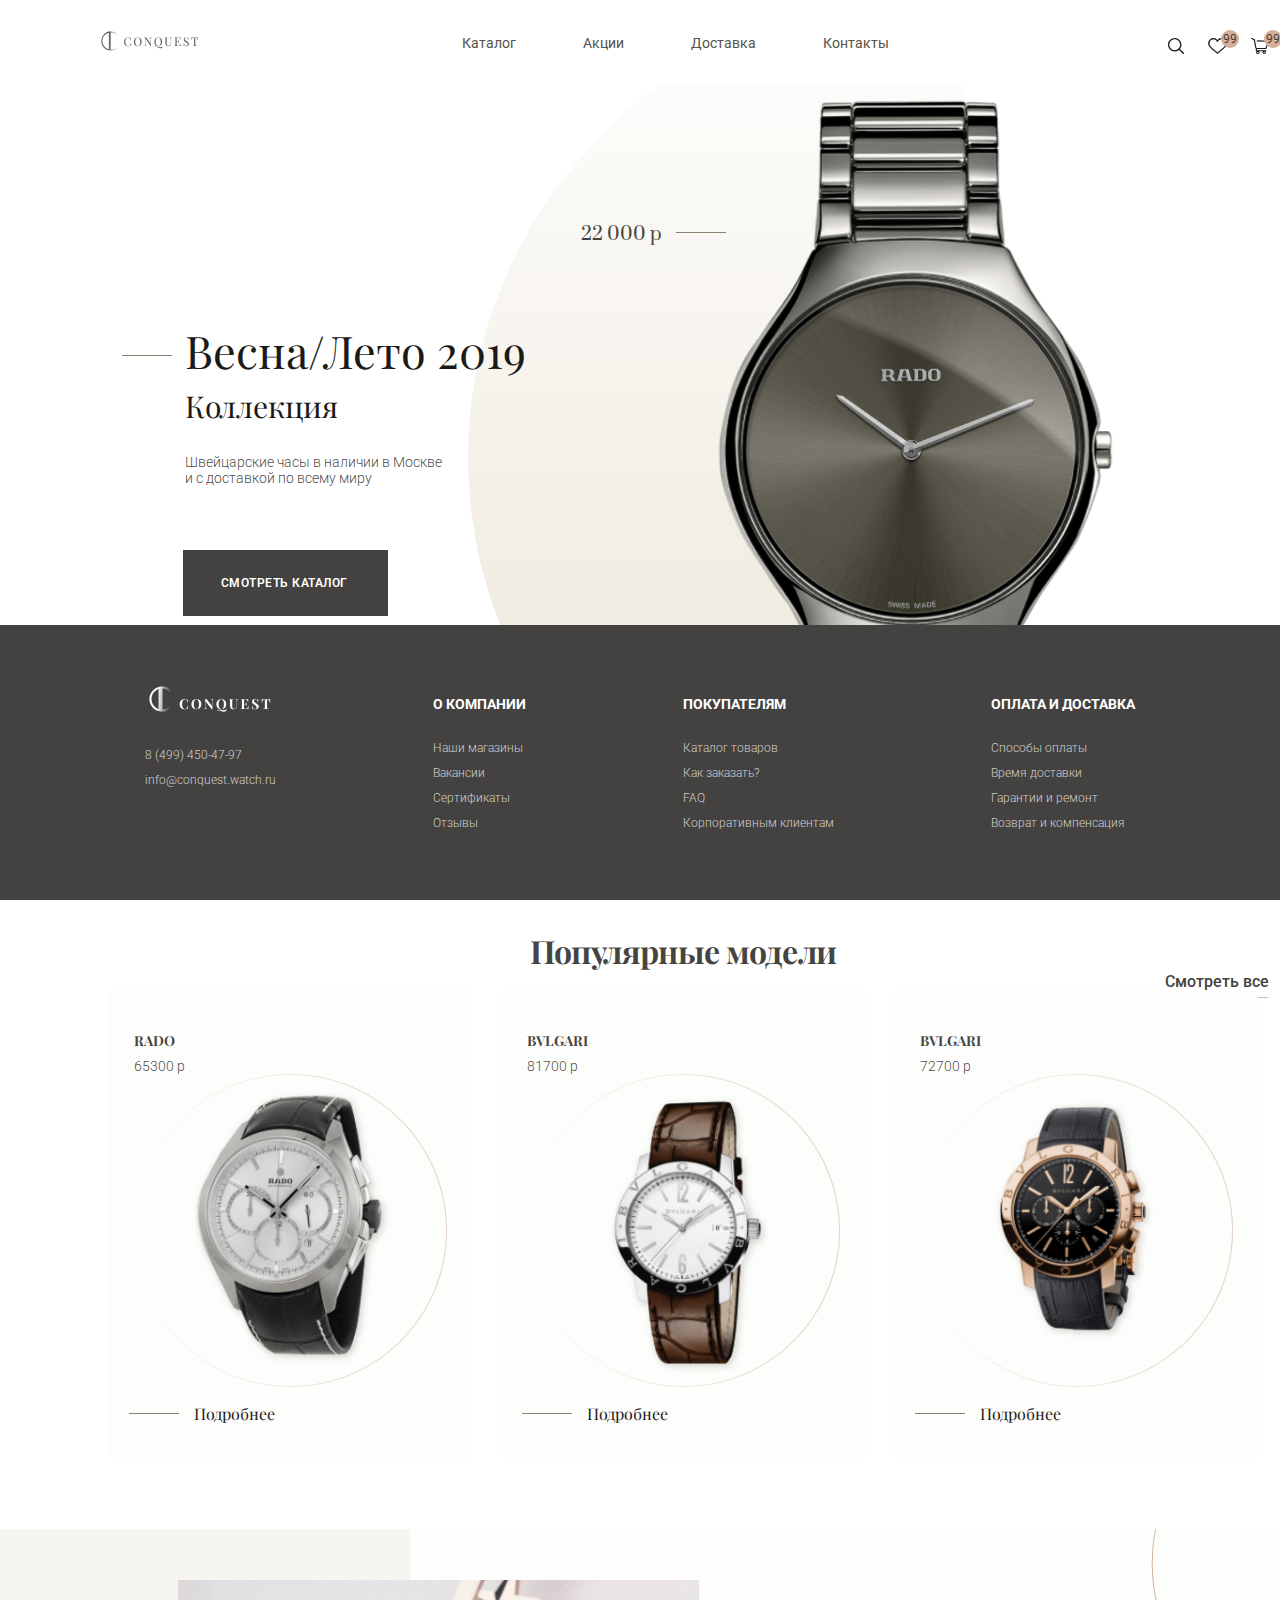
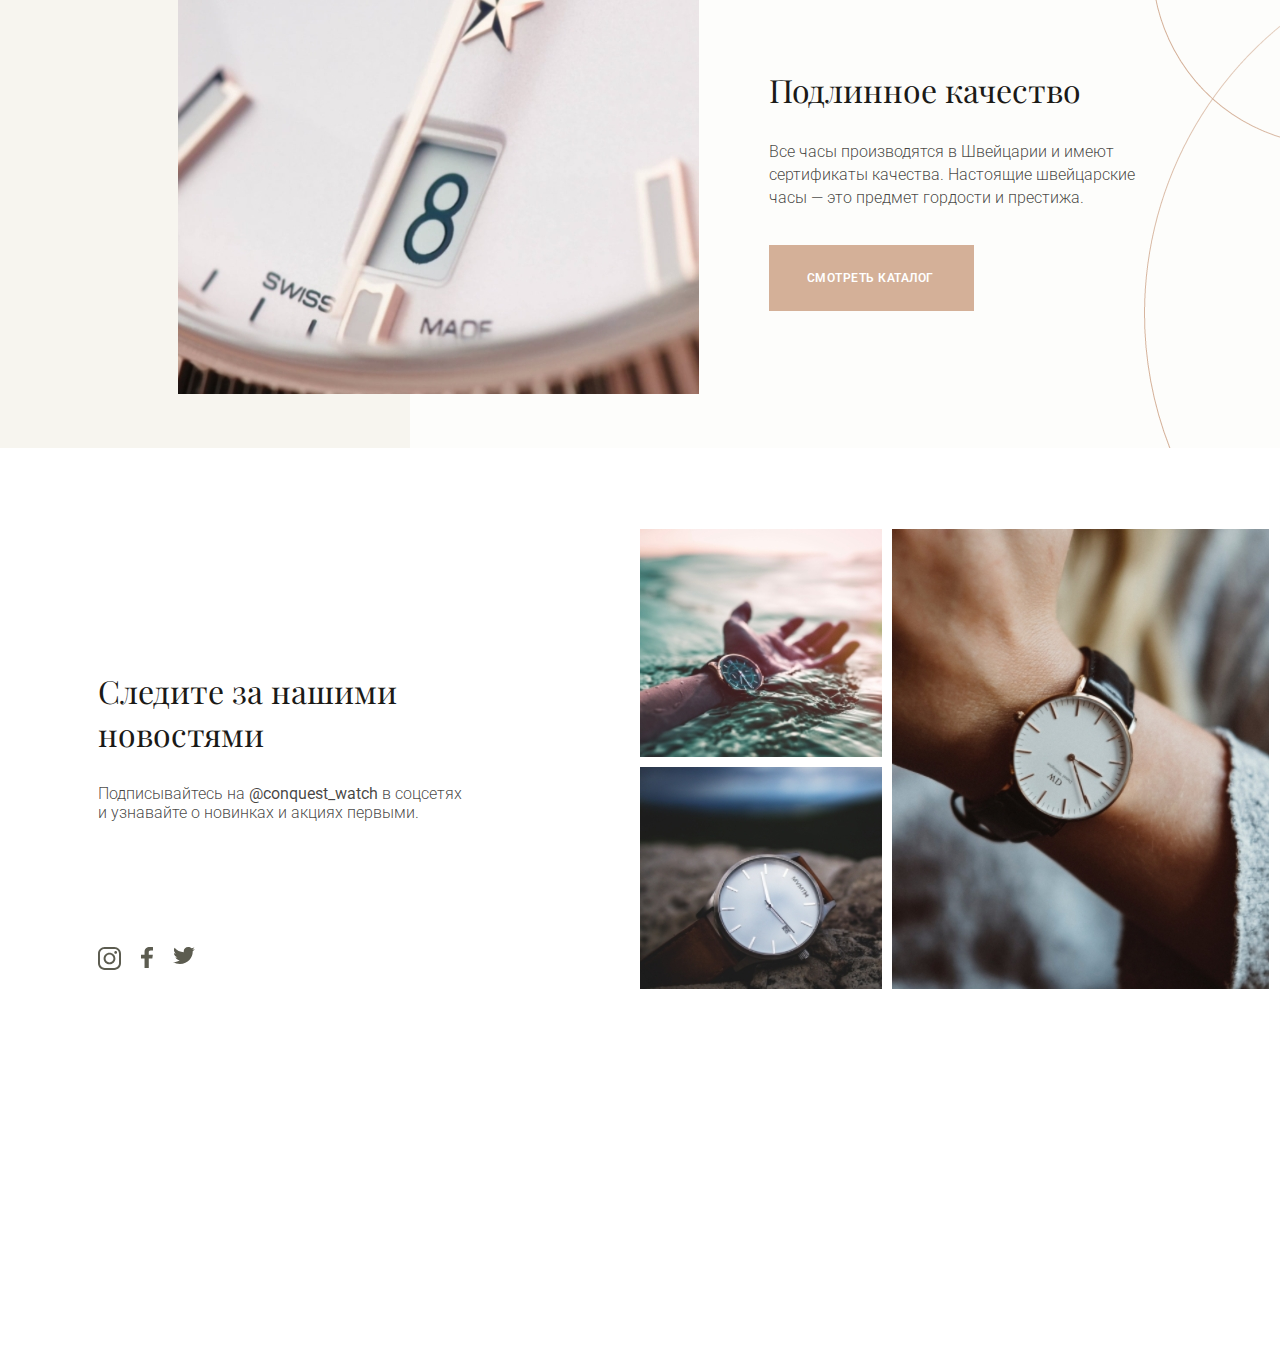
<file: index.html>
<!DOCTYPE html>
<html lang="ru">

<head>
  <meta charset="UTF-8">
  <meta name="viewport" content="width=device-width, initial-scale=1.0">
  <link rel="preconnect" href="https://fonts.googleapis.com">
  <link rel="preconnect" href="https://fonts.gstatic.com" crossorigin>
  <link href="https://fonts.googleapis.com/css2?family=Playfair+Display:ital,wght@0,400..900;1,400..900&display=swap"
    rel="stylesheet">
  <link
    href="https://fonts.googleapis.com/css2?family=Roboto:ital,wght@0,100;0,300;0,400;0,500;0,700;0,900;1,100;1,300;1,400;1,500;1,700;1,900&display=swap"
    rel="stylesheet">
  <link href="https://fonts.googleapis.com/css2?family=Prata&display=swap" rel="stylesheet">
  <link rel="stylesheet" href="style/style.css">
  <link rel="stylesheet" href="style/header.css">
  <link rel="stylesheet" href="style/index.css">
  <link rel="stylesheet" href="style/footer.css">
  <title>CONQUEST</title>
</head>

<body class="body">

  <header class="header container">
    <a class="header-logo" href="#">
      <img src="img/Logo.svg" alt="Conquest">
    </a>
    <nav class="header-navigation">
      <ul class="site-navigation">
        <li class="site-navigation-item">
          <a class="link-item" href="catalog.html">Каталог</a>
        </li>
        <li class="site-navigation-item">
          <a class="link-item" href="#">Акции</a>
        </li>
        <li class="site-navigation-item">
          <a class="link-item" href="#">Доставка</a>
        </li>
        <li class="site-navigation-item">
          <a class="link-item" href="#footer">Контакты</a>
        </li>
      </ul>
      <ul class="user-navigation">
        <li class="user-navigation-item">
          <a class="link-item" href="#">
            <img src="img/Search.svg" alt="Поиск" width="16" height="16">
          </a>
        </li>
        <li class="user-navigation-item counter-like">
          <a class="link-item" href="#">
            <img src="img/Like.svg" alt="Избраное" width="19" height="16">
          </a>
          <span class="counter" id="counter-like">99</span>
        </li>
        <li class="user-navigation-item counter-cart">
          <a class="link-item" href="#">
            <img src="img/Cart.svg" alt="Корзина" width="18" height="16">
          </a>
          <span class="counter" id="counter-cart">99</span>
        </li>
      </ul>
    </nav>
  </header>

  <main class="main">
    <section class="promo container">
      <div class="promo-text-column">
        <h1 class="visually-hidden">Сайт по продаже Швейцарских часов</h1>
        <p class="promo-subtitle">Коллекция</p>
        <p class="promo-title">Весна/Лето 2019</p>
        <p class="promo-text">Швейцарские часы в наличии в Москве и с доставкой по всему миру</p>
        <a class="promo-button button" href="catalog.html">Смотреть каталог</a>
      </div>
      <div class="promo-img-column">
        <figure class="promo-figure">
          <img class="promo-img" src="img/watch_main.png" alt="Часы Rado" width="502" height="804">
        </figure>
        <p class="promo-priсe">22 000 p</p>
        <p class="promo-specifications">28 мм диаметр</p>
      </div>
    </section>
    <section class="showcase container">
      <h2 class="showcase-title">Популярные модели</h2>
      <a class="showcase-button" href="catalog.html">Смотреть все</a>
      <ul class="showcase-list">
        <li class="showcase-item">
          <a class="link-item" href="card.html">
            <article class="showcase-article">
              <h3>Rado</h3>
              <img src="img/watch_1.png" alt="Rado" width="313" height="313">
              <p>65300 p</p>
            </article>
            <a class="showcase-detailed" href="#">Подробнее</a>
          </a>
        </li>
        <li class="showcase-item">
          <a class="link-item" href="card.thml">
            <article class="showcase-article">
              <h3>Bvlgari</h3>
              <img src="img/watch_3.png" alt="Bvlgari" width="313" height="313">
              <p>81700 p</p>
            </article>
            <a class="showcase-detailed" href="#">Подробнее</a>
          </a>
        </li>
        <li class="showcase-item">
          <a class="link-item" href="card.thml">
            <article class="showcase-article">
              <h3>Bvlgari</h3>
              <img src="img/watch_4.png" alt="Bvlgari" width="313" height="313">
              <p>72700 p</p>
            </article>
            <a class="showcase-detailed" href="#">Подробнее</a>
          </a>
        </li>
      </ul>
    </section>
    <section class="guarantee">
      <div class="container guarantee-wrapper">
        <div class="guarantee-img-column">
          <figure class="guarantee-figure">
            <img src="img/photo_banner.jpeg" alt="фото баннер" width="521" height="414">
          </figure>
        </div>
        <div class="guarantee-text-column">
          <h2 class="guarantee-title">Подлинное качество</h2>
          <p class="guarantee-text">
            Все часы производятся в Швейцарии и имеют сертификаты качества. Настоящие швейцарские часы — это предмет
            гордости и престижа.
          </p>
          <a class="guarantee-button button" href="catalog.html">Смотреть каталог</a>
        </div>
      </div>
    </section>
    <section class="news container">
      <div class="news-text-column">
        <h2 class="news-title">Следите за нашими новостями</h2>
        <p class="news-text">
          Подписывайтесь на <b>@conquest_watch</b> в соцсетях и узнавайте о новинках и акциях первыми.
        </p>
        <ul class="news-list">
          <li class="news-item">
            <a href="#">
              <img src="img/instagram_icon.svg" alt="instagram" width="23" height="23">
            </a>
          </li>
          <li class="news-item">
            <a href="#">
              <img src="img/facebook_icon.svg" alt="facebook" width="12" height="21">
            </a>
          </li>
          <li class="news-item">
            <a href="#">
              <img src="img/twitter_icon.svg" alt="twitter" width="22" height="17">
            </a>
          </li>
        </ul>
      </div>
      <figure class="news-img-column">
        <img class="news-img-1" src="img/photo_1.jpeg" alt="фото баннер" width="242" height="228">
        <img class="news-img-2" src="img/photo_2.jpeg" alt="фото баннер" width="242" height="222">
        <img class="news-img-3" src="img/photo_3.jpeg" alt="фото баннер" width="377" height="460">
      </figure>
    </section>
  </main>

  <footer class="footer" id="footer">
    <div class="footer-wrapper">
      <ul class="footer-list">
        <li class="footer-item">
          <a href="#">
            <img src="img/logo-footer.svg" alt="Conquest" width="130" height="34">
          </a>
        </li>
        <li class="footer-item">
          <a href="tel:84994504797">8 (499) 450-47-97
          </a>
        </li>
        <li class="footer-item">
          <a href="mailto:info@conquest.watch.ru">info@conquest.watch.ru</a>
        </li>
      </ul>
      <ul class="footer-list">
        <li class="footer-item">
          <p>О компании</p>
        </li>
        <li class="footer-item">
          <a href="#">Наши магазины</a>
        </li>
        <li class="footer-item">
          <a href="#">Вакансии</a>
        </li>
        <li class="footer-item">
          <a href="#">Сертификаты</a>
        </li>
        <li class="footer-item">
          <a href="#">Отзывы</a>
        </li>
      </ul>
      <ul class="footer-list">
        <li class="footer-item">
          <p>Покупателям</p>
        </li>
        <li class="footer-item">
          <a href="catalog.html">Каталог товаров</a>
        </li>
        <li class="footer-item">
          <a href="#">Как заказать?</a>
        </li>
        <li class="footer-item">
          <a href="#">FAQ</a>
        </li>
        <li class="footer-item">
          <a href="#">Корпоративным клиентам</a>
        </li>
      </ul>
      <ul class="footer-list">
        <li class="footer-item">
          <p>Оплата и доставка</p>
        </li>
        <li class="footer-item">
          <a href="#">Способы оплаты</a>
        </li>
        <li class="footer-item">
          <a href="#">Время доставки</a>
        </li>
        <li class="footer-item">
          <a href="#">Гарантии и ремонт</a>
        </li>
        <li class="footer-item">
          <a href="#">Возврат и компенсация</a>
        </li>
      </ul>
    </div>
  </footer>
</body>

</html>
</file>
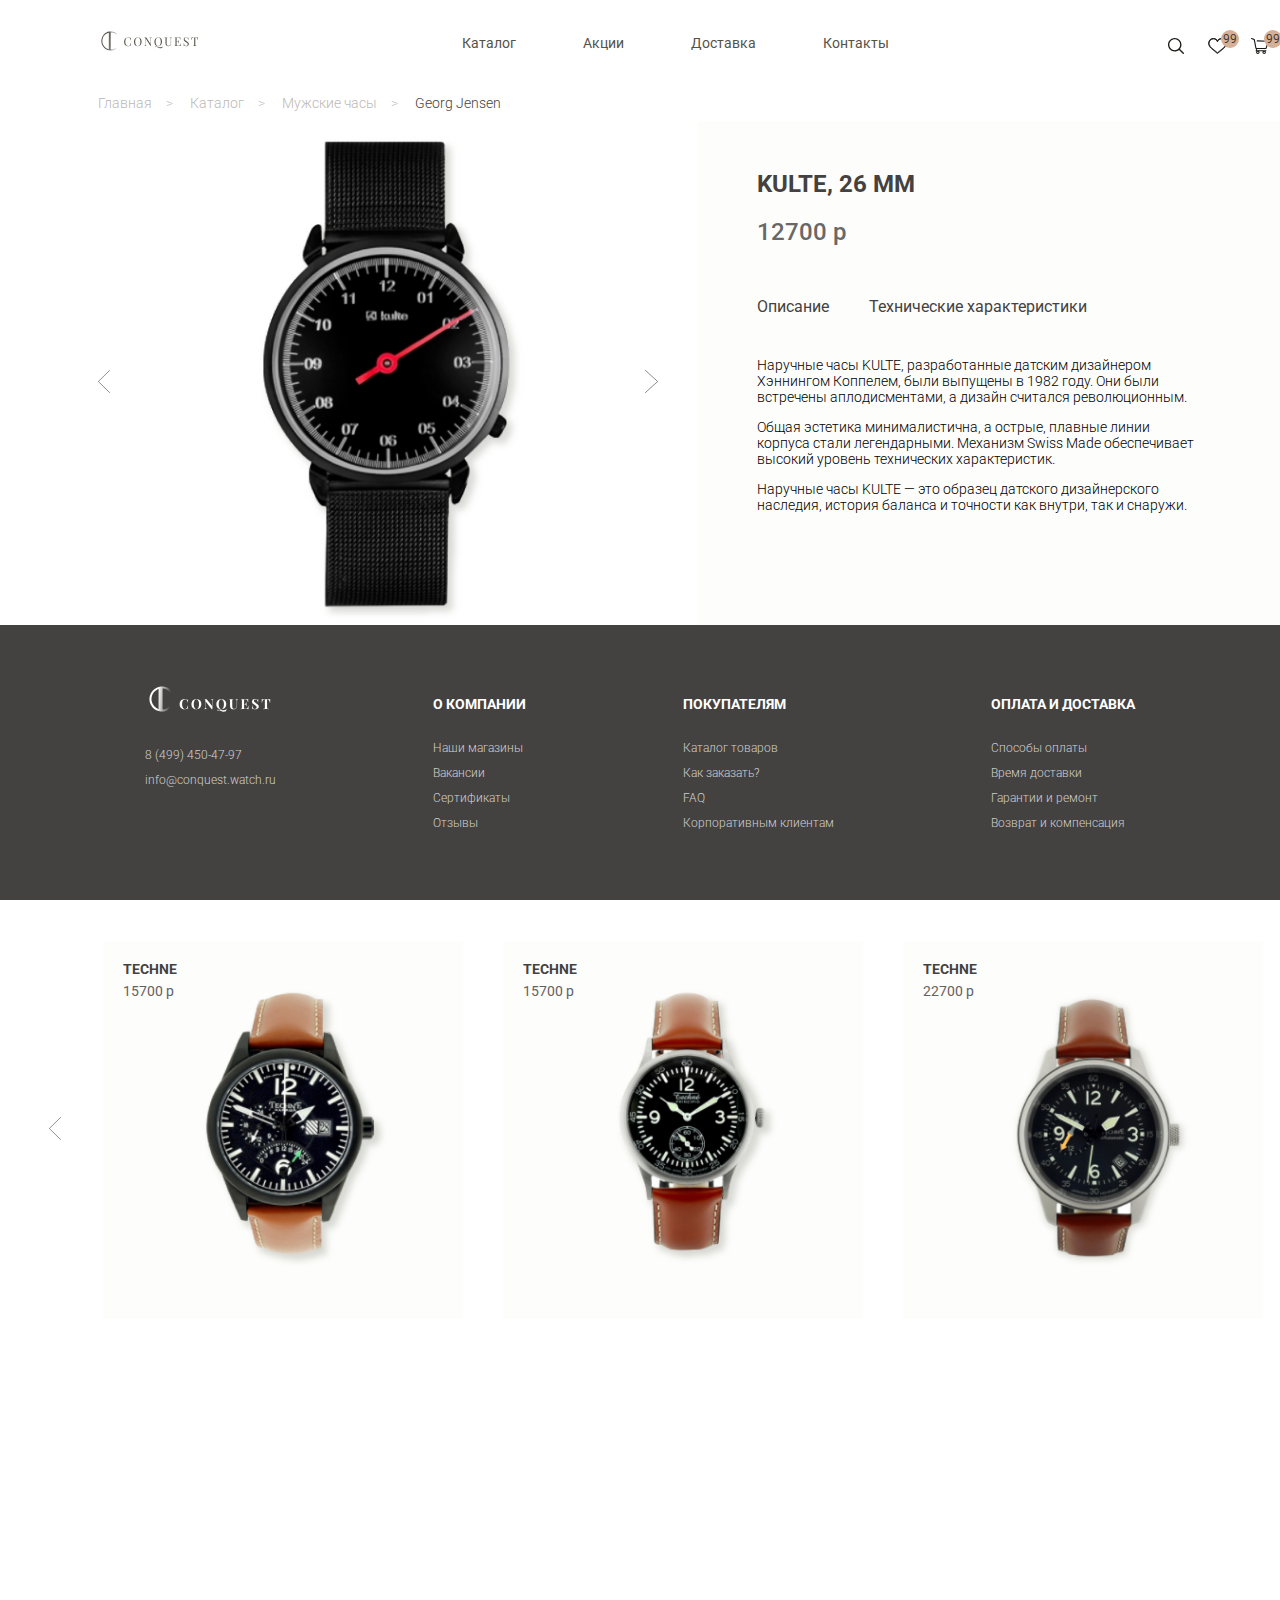
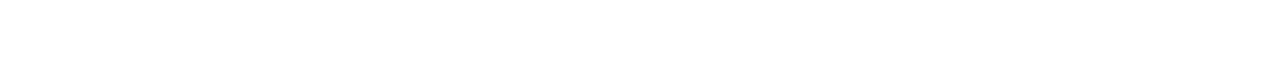
<file: card.html>
<!DOCTYPE html>
<html lang="ru">

<head>
  <meta charset="UTF-8">
  <meta name="viewport" content="width=device-width, initial-scale=1.0">
  <link rel="preconnect" href="https://fonts.googleapis.com">
  <link rel="preconnect" href="https://fonts.gstatic.com" crossorigin>
  <link href="https://fonts.googleapis.com/css2?family=Playfair+Display:ital,wght@0,400..900;1,400..900&display=swap"
    rel="stylesheet">
  <link
    href="https://fonts.googleapis.com/css2?family=Roboto:ital,wght@0,100;0,300;0,400;0,500;0,700;0,900;1,100;1,300;1,400;1,500;1,700;1,900&display=swap"
    rel="stylesheet">
  <link rel="stylesheet" href="style/style.css">
  <link rel="stylesheet" href="style/header.css">
  <link rel="stylesheet" href="style/card.css">
  <link rel="stylesheet" href="style/footer.css">
  <title>CONQUEST</title>
</head>

<body class="body">

  <header class="header container">
    <a class="header-logo" href="index.html">
      <img src="img/Logo.svg" alt="Conquest">
    </a>
    <nav class="header-navigation">
      <ul class="site-navigation">
        <li class="site-navigation-item">
          <a class="link-item" href="catalog.html">Каталог</a>
        </li>
        <li class="site-navigation-item">
          <a class="link-item" href="#">Акции</a>
        </li>
        <li class="site-navigation-item">
          <a class="link-item" href="#">Доставка</a>
        </li>
        <li class="site-navigation-item">
          <a class="link-item" href="#footer">Контакты</a>
        </li>
      </ul>
      <ul class="user-navigation">
        <li class="user-navigation-item">
          <a class="link-item" href="#">
            <img src="img/Search.svg" alt="Поиск" width="16" height="16">
          </a>
        </li>
        <li class="user-navigation-item counter-like">
          <a class="link-item" href="#">
            <img src="img/Like.svg" alt="Избраное" width="19" height="16">
          </a>
          <span class="counter" id="counter-like">99</span>
        </li>
        <li class="user-navigation-item counter-cart">
          <a class="link-item" href="#">
            <img src="img/Cart.svg" alt="Корзина" width="18" height="16">
          </a>
          <span class="counter" id="counter-cart">99</span>
        </li>
      </ul>
    </nav>
  </header>

  <main class="main container">
    <ul class="breadcrumb">
      <li class="breadcrumb-item">
        <a href="index.html">Главная</a>
      </li>
      <li class="breadcrumb-item">
        <a href="catalog.html">Каталог</a>
      </li>
      <li class="breadcrumb-item">
        <a href="#">Мужские часы</a>
      </li>
      <li class="breadcrumb-item">
        Georg Jensen
      </li>
    </ul>
    <section class="gallery">
      <section class="gallery-img-column">
        <div class="gallery-img">
          <button class="gallery-img-button">
            <img src="img/arrow_left.svg" alt="arrow_left">
          </button>
          <div>
            <img src="img/watch_card_1.jpeg" alt="watch_card_1" width="423" height="520">
          </div>
          <button class="gallery-img-button">
            <img src="img/arrow_right.svg" alt="arrow_right">
          </button>
        </div>
        <ul class="gallery-img-list">
          <li class="gallery-img-item active">
            <a href="#" class="gallery-img-link">
              <img src="img/watches_2.png" alt="watches_2" width="127" height="121">
            </a>
          </li>
          <li class="gallery-img-item">
            <a href="#" class="gallery-img-link">
              <img src="img/watches_3.png" alt="watches_3" width="127" height="121">
            </a>
          </li>
          <li class="gallery-img-item">
            <a href="#" class="gallery-img-link">
              <img src="img/watches_4.png" alt="watches_4" width="127" height="121">
            </a>
          </li>
          <li class="gallery-img-item">
            <a href="#" class="gallery-img-link">
              <img src="img/watches_5.png" alt="watches_5" width="127" height="121">
            </a>
          </li>
        </ul>
      </section>
      <section class="gallery-text-column">
        <h2 class="gallery-title">KULTE, 26 ММ</h2>
        <p class="gallery-price">12700 p</p>
        <ul class="gallery-list">
          <li class="gallery-item">
            <a class="gallery-link" href="#">Описание</a>
          </li>
          <li class="gallery-item">
            <a class="gallery-link" href="#">Технические характеристики</a>
          </li>
        </ul>
        <p class="gallery-text">
          Наручные часы KULTE, разработанные датским дизайнером Хэннингом Коппелем, были выпущены в 1982 году. Они были
          встречены аплодисментами, а дизайн считался революционным.
        </p>
        <p class="gallery-text">
          Общая эстетика минималистична, а острые, плавные линии корпуса стали легендарными. Механизм Swiss Made
          обеспечивает высокий уровень технических характеристик.
        </p>
        <p class="gallery-text">
          Наручные часы KULTE — это образец датского дизайнерского наследия, история баланса и точности как внутри, так
          и снаружи.
        </p>
        <button class="gallery-button button">В КОРЗИНУ</button>
      </section>
    </section>
  </main>

  <aside class="look">
    <h2 class="look-title container">Вы смотрели</h2>
    <div class="look-container">
      <ul class="look-list">
        <li class="look-item">
          <a class="look-link" href="#">
            <article class="look-article">
              <h3 class="look-subtitle">TECHNE</h3>
              <p class="look-text">15700 p</p>
              <img src="img/часы1.png" alt="часы1" width="360" height="374">
            </article>
          </a>
        </li>
        <li class="look-item">
          <a class="look-link" href="#">
            <article class="look-article">
              <h3 class="look-subtitle">TECHNE</h3>
              <p class="look-text">15700 p</p>
              <img src="img/часы2.png" alt="часы2" width="360" height="374">
            </article>
          </a>
        </li>
        <li class="look-item">
          <a class="look-link" href="#">
            <article class="look-article">
              <h3 class="look-subtitle">TECHNE</h3>
              <p class="look-text">22700 p</p>
              <img src="img/часы3.png" alt="часы3" width="360" height="374">
            </article>
          </a>
        </li>
      </ul>
      <button class="gallery-img-button button-left" type="button">
        <span class="visually-hidden">Предыдущий</span>
        <img src="img/arrow_left.svg" alt="arrow_left">
      </button>
      <button class="gallery-img-button button-right" type="button">
        <span class="visually-hidden">Следующий</span>
        <img src="img/arrow_right.svg" alt="arrow_right">
      </button>
    </div>
  </aside>

  <footer class="footer" id="footer">
    <div class="footer-wrapper">
      <ul class="footer-list">
        <li class="footer-item">
          <a href="index.html">
            <img src="img/logo-footer.svg" alt="Conquest" width="130" height="34">
          </a>
        </li>
        <li class="footer-item">
          <a href="tel:84994504797">8 (499) 450-47-97</a>
        </li>
        <li class="footer-item">
          <a href="mailto:info@conquest.watch.ru">info@conquest.watch.ru</a>
        </li>
      </ul>
      <ul class="footer-list">
        <li class="footer-item">
          <p>О компании</p>
        </li>
        <li class="footer-item">
          <a href="#">Наши магазины</a>
        </li>
        <li class="footer-item">
          <a href="#">Вакансии</a>
        </li>
        <li class="footer-item">
          <a href="#">Сертификаты</a>
        </li>
        <li class="footer-item">
          <a href="#">Отзывы</a>
        </li>
      </ul>
      <ul class="footer-list">
        <li class="footer-item">
          <p>Покупателям</p>
        </li>
        <li class="footer-item">
          <a href="catalog.html">Каталог товаров</a>
        </li>
        <li class="footer-item">
          <a href="#">Как заказать?</a>
        </li>
        <li class="footer-item">
          <a href="#">FAQ</a>
        </li>
        <li class="footer-item">
          <a href="#">Корпоративным клиентам</a>
        </li>
      </ul>
      <ul class="footer-list">
        <li class="footer-item">
          <p>Оплата и доставка</p>
        </li>
        <li class="footer-item">
          <a href="#">Способы оплаты</a>
        </li>
        <li class="footer-item">
          <a href="#">Время доставки</a>
        </li>
        <li class="footer-item">
          <a href="#">Гарантии и ремонт</a>
        </li>
        <li class="footer-item">
          <a href="#">Возврат и компенсация</a>
        </li>
      </ul>
    </div>
  </footer>

</body>

</html>
</file>
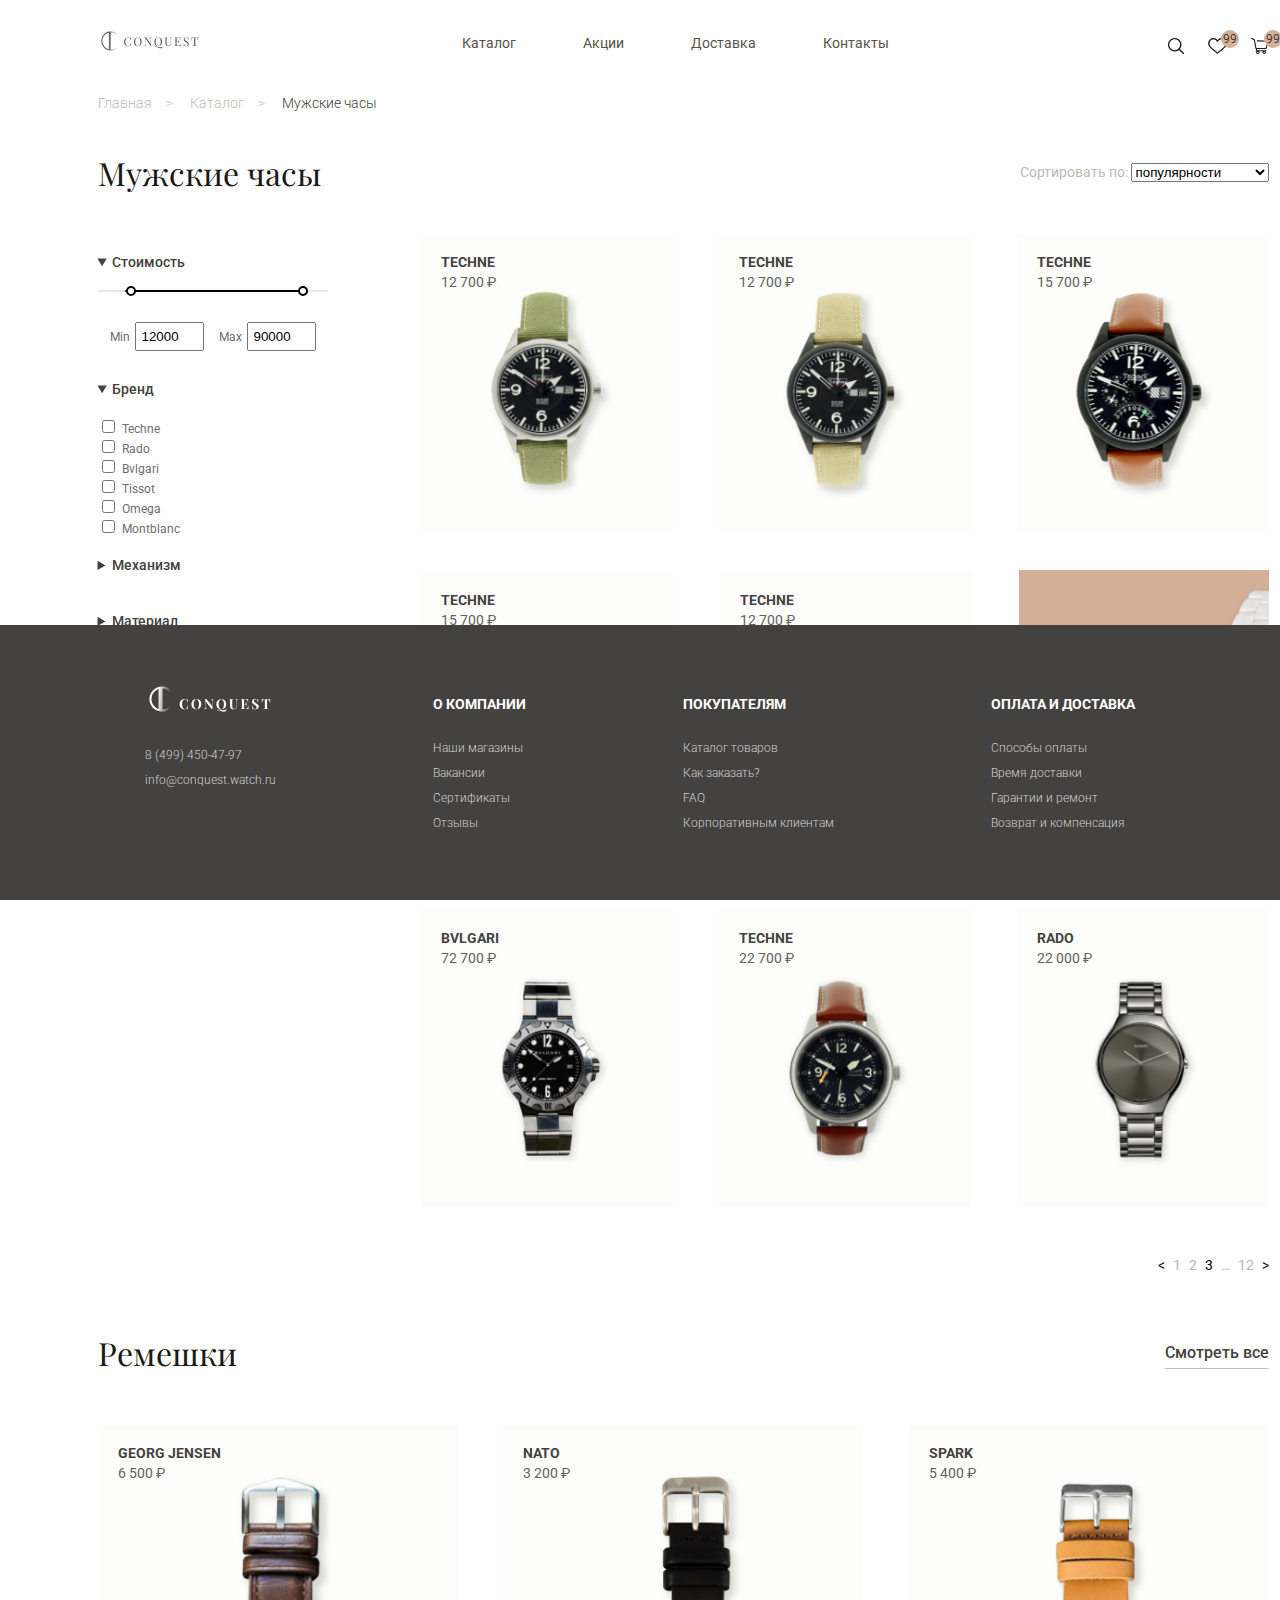
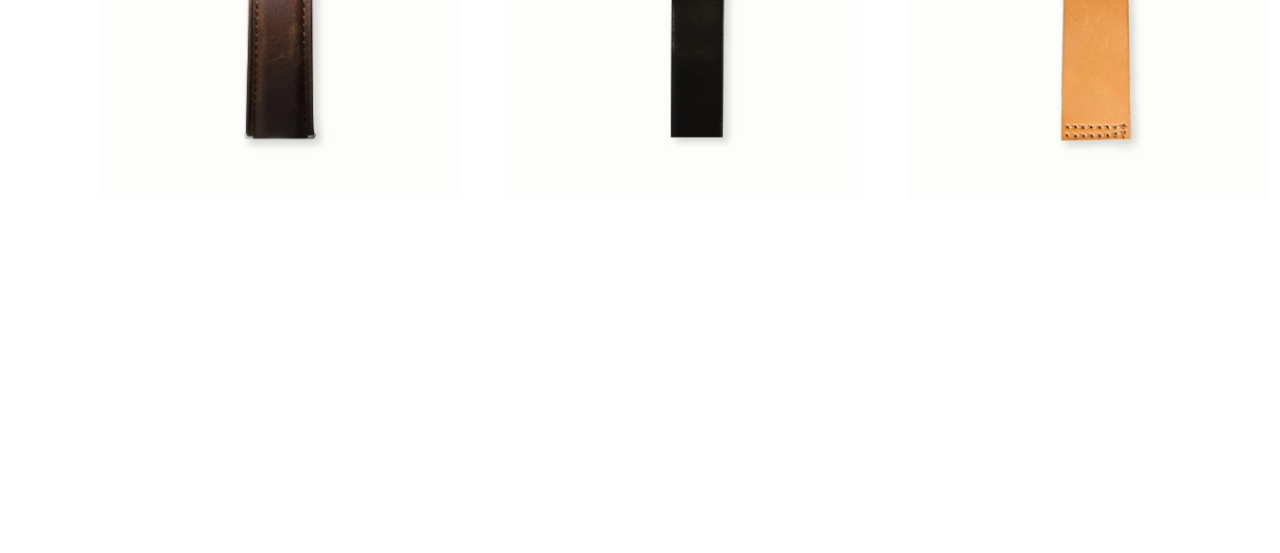
<file: catalog.html>
<!DOCTYPE html>
<html lang="ru">

<head>
  <meta charset="UTF-8">
  <meta name="viewport" content="width=device-width, initial-scale=1.0">
  <link rel="preconnect" href="https://fonts.googleapis.com">
  <link rel="preconnect" href="https://fonts.gstatic.com" crossorigin>
  <link href="https://fonts.googleapis.com/css2?family=Playfair+Display:ital,wght@0,400..900;1,400..900&display=swap"
    rel="stylesheet">
  <link
    href="https://fonts.googleapis.com/css2?family=Roboto:ital,wght@0,100;0,300;0,400;0,500;0,700;0,900;1,100;1,300;1,400;1,500;1,700;1,900&display=swap"
    rel="stylesheet">
  <link rel="stylesheet" href="style/style.css">
  <link rel="stylesheet" href="style/header.css">
  <link rel="stylesheet" href="style/catalog.css">
  <link rel="stylesheet" href="style/footer.css">
  <title>CONQUEST</title>
</head>

<body class="body">

  <header class="header container">
    <a class="header-logo" href="index.html">
      <img src="img/Logo.svg" alt="Conquest">
    </a>
    <nav class="header-navigation">
      <ul class="site-navigation">
        <li class="site-navigation-item">
          <a class="link-item" href="catalog.html">Каталог</a>
        </li>
        <li class="site-navigation-item">
          <a class="link-item" href="#">Акции</a>
        </li>
        <li class="site-navigation-item">
          <a class="link-item" href="#">Доставка</a>
        </li>
        <li class="site-navigation-item">
          <a class="link-item" href="#footer">Контакты</a>
        </li>
      </ul>
      <ul class="user-navigation">
        <li class="user-navigation-item">
          <a class="link-item" href="#">
            <img src="img/Search.svg" alt="Поиск" width="16" height="16">
          </a>
        </li>
        <li class="user-navigation-item counter-like">
          <a class="link-item" href="#">
            <img src="img/Like.svg" alt="Избраное" width="19" height="16">
          </a>
          <span class="counter" id="counter-like">99</span>
        </li>
        <li class="user-navigation-item counter-cart">
          <a class="link-item" href="#">
            <img src="img/Cart.svg" alt="Корзина" width="18" height="16">
          </a>
          <span class="counter" id="counter-cart">99</span>
        </li>
      </ul>
    </nav>
  </header>

  <main class="catalog-main container">
    <ul class="breadcrumb">
      <li class="breadcrumb-item">
        <a href="index.html">Главная</a>
      </li>
      <li class="breadcrumb-item">
        <a href="catalog.html">Каталог</a>
      </li>
      <li class="breadcrumb-item">
        Мужские часы
      </li>
    </ul>
    
    <div class="catalog-head">
      <h1 class="catalog-title">Мужские часы</h1>

      <form class="productSorting" action="#" method="get" name="productSorting">
        <label for="product-sorting">Сортировать по:</label>
        <select name="product-sorting" id="product-sorting">
          <option value="name-(a-z)">названию (а-я)</option>
          <option value="name-(z-a)">названию (я-а)</option>
          <option value="popularity" selected>популярности</option>
          <option value="price-increases">возрастанию цены</option>
          <option value="price-reduction">уменьшению цены</option>
          <option value="discount-amount">размеру скидки</option>
        </select>
      </form>
    </div>

    <div class="catalog-product">
      <form  class="catalog-form-product" action="#" method="get" name="productSelection">
        <details open>
          <summary class="summary">Стоимость</summary>
          <div class="range">
            <div class="range-slider">
              <span class="range-selected"></span>
            </div>
            <div class="range-input">
              <input type="range" class="min" min="0" max="100000" value="12000" step="10">
              <input type="range" class="max" min="0" max="100000" value="90000" step="10">
            </div>
            <div class="range-price">
              <label class="range-price-lable" for="min">Min</label>
              <input type="number" name="min" value="12000">
              <label class="range-price-lable" for="max">Max</label>
              <input type="number" name="max" value="90000">
            </div>
          </div>
        </details>
        <details open>
          <summary class="summary">Бренд</summary>
          <div>
            <input type="checkbox" id="Techne">
            <label for="Techne">Techne</label>
          </div>
          <div>
            <input type="checkbox" id="Rado">
            <label for="Rado">Rado</label>
          </div>
          <div>
            <input type="checkbox" id="Bvlgari">
            <label for="Bvlgari">Bvlgari</label>
          </div>
          <div>
            <input type="checkbox" id="Tissot">
            <label for="Tissot">Tissot</label>
          </div>
          <div>
            <input type="checkbox" id="Omega">
            <label for="Omega">Omega</label>
          </div>
          <div>
            <input type="checkbox" id="Montblanc">
            <label for="Montblanc">Montblanc</label>
          </div>
        </details>
        <details>
          <summary class="summary">Механизм</summary>
        </details>
        <details>
          <summary class="summary">Материал</summary>
        </details>
        <details>
          <summary class="summary">Цвет</summary>
        </details>
        <button type="submit" hidden>Применить</button>
        <button type="reset">сбросить фильтр</button>
      </form>
  
      <ul class="catalog-list catalog-list-compact">
        <li class="catalog-item catalog-item-compact">
          <a class="catalog-item-link" href="card.html">
            <h3 class="catalog-item-title">Techne</h3>
            <p class="catalog-item-price">12 700 ₽</p>
            <img class="catalog-item-img" src="img/catalog/watch_1.png" width="272" height="320" alt="Techne">
          </a>
        </li>
        <li class="catalog-item catalog-item-compact">
          <a class="catalog-item-link" href="card.html">
            <h3 class="catalog-item-title">Techne</h3>
            <p class="catalog-item-price">12 700 ₽</p>
            <img class="catalog-item-img" src="img/catalog/watch_2.png" width="272" height="320" alt="Techne">
          </a>
        </li>
        <li class="catalog-item catalog-item-compact">
          <a class="catalog-item-link" href="card.html">
            <h3 class="catalog-item-title">Techne</h3>
            <p class="catalog-item-price">15 700 ₽</p>
            <img class="catalog-item-img" src="img/catalog/watch_3.png" width="272" height="320" alt="Techne">
          </a>
        </li>
        <li class="catalog-item catalog-item-compact">
          <a class="catalog-item-link" href="card.html">
            <h3 class="catalog-item-title">Techne</h3>
            <p class="catalog-item-price">15 700 ₽</p>
            <img class="catalog-item-img" src="img/catalog/watch_4.png" width="272" height="320" alt="Techne">
          </a>
        </li>
        <li class="catalog-item catalog-item-compact">
          <a class="catalog-item-link" href="card.html">
            <h3 class="catalog-item-title">Techne</h3>
            <p class="catalog-item-price">12 700 ₽</p>
            <img class="catalog-item-img" src="img/catalog/watch_5.png" width="272" height="320" alt="Techne">
          </a>
        </li>
        <li class="catalog-item catalog-item-promo">
          <img class="catalog-item-img" src="img/catalog/banner_catalog.png" width="250" height="300" alt="promo">
        </li>
        <li class="catalog-item catalog-item-compact">
          <a class="catalog-item-link" href="card.html">
            <h3 class="catalog-item-title">Bvlgari</h3>
            <p class="catalog-item-price">72 700 ₽</p>
            <img class="catalog-item-img" src="img/catalog/watch_9.png" width="272" height="320" alt="Bvlgari">
          </a>
        </li>
        <li class="catalog-item catalog-item-compact">
          <a class="catalog-item-link" href="card.html">
            <h3 class="catalog-item-title">Techne</h3>
            <p class="catalog-item-price">22 700 ₽</p>
            <img class="catalog-item-img" src="img/catalog/watches_10.png" width="272" height="320" alt="Techne">
          </a>
        </li>
        <li class="catalog-item catalog-item-compact">
          <a class="catalog-item-link" href="card.html">
            <h3 class="catalog-item-title">Rado</h3>
            <p class="catalog-item-price">22 000 ₽</p>
            <img class="catalog-item-img" src="img/catalog/watch_11.png" width="272" height="320" alt="Rado">
          </a>
        </li>
      </ul>
    </div>

    <ul class="pagination">
      <li class="pagination-item">
        <a class="pagination-link" href="#">&lt;</a>
      </li>
      <li class="pagination-item">
        <a class="pagination-link" href="#">1</a>
      </li>
      <li class="pagination-item">
        <a class="pagination-link" href="#">2</a>
      </li>
      <li class="pagination-item">
        <a class="pagination-link pagination-link-current">3</a>
      </li>
      <li class="pagination-item">
        <a class="pagination-link" href="#">…</a>
      </li>
      <li class="pagination-item">
        <a class="pagination-link" href="#">12</a>
      </li>
      <li class="pagination-item">
        <a class="pagination-link" href="#">&gt;</a>
      </li>
    </ul>

    <section class="accessories">
      <header class="accessories-header">
        <h2 class="accessories-title">Ремешки</h2>
        <a class="show-more" href="catalog.html">Смотреть все</a>
      </header>
      <ul class="catalog-list">
        <li class="catalog-item">
          <a class="catalog-item-link" href="#">
          <h3 class="catalog-item-title">Georg Jensen</h3>
          <p class="catalog-item-price">6 500 ₽</p>
          <img src="img/catalog/band_1.png" width="380" height="394" alt="Georg Jensen">
          </a>
        </li>
        <li class="catalog-item">
          <a class="catalog-item-link" href="#">
            <h3 class="catalog-item-title">Nato</h3>
            <p class="catalog-item-price">3 200 ₽</p>
            <img src="img/catalog/band_2.png" width="380" height="394" alt="Nato">
          </a>
        </li>
        <li class="catalog-item">
          <a class="catalog-item-link" href="#">
            <h3 class="catalog-item-title">Spark</h3>
            <p class="catalog-item-price">5 400 ₽</p>
            <img src="img/catalog/band_3.png" width="380" height="394" alt="Spark">
          </a>
        </li>
      </ul>
    </section>
  </main>

  <footer class="footer" id="footer">
    <div class="footer-wrapper">
      <ul class="footer-list">
        <li class="footer-item">
          <a href="index.html">
            <img src="img/logo-footer.svg" alt="Conquest" width="130" height="34">
          </a>
        </li>
        <li class="footer-item">
          <a href="tel:84994504797">8 (499) 450-47-97
          </a>
        </li>
        <li class="footer-item">
          <a href="mailto:info@conquest.watch.ru">info@conquest.watch.ru</a>
        </li>
      </ul>
      <ul class="footer-list">
        <li class="footer-item">
          <p>О компании</p>
        </li>
        <li class="footer-item">
          <a href="#">Наши магазины</a>
        </li>
        <li class="footer-item">
          <a href="#">Вакансии</a>
        </li>
        <li class="footer-item">
          <a href="#">Сертификаты</a>
        </li>
        <li class="footer-item">
          <a href="#">Отзывы</a>
        </li>
      </ul>
      <ul class="footer-list">
        <li class="footer-item">
          <p>Покупателям</p>
        </li>
        <li class="footer-item">
          <a href="catalog.html">Каталог товаров</a>
        </li>
        <li class="footer-item">
          <a href="#">Как заказать?</a>
        </li>
        <li class="footer-item">
          <a href="#">FAQ</a>
        </li>
        <li class="footer-item">
          <a href="#">Корпоративным клиентам</a>
        </li>
      </ul>
      <ul class="footer-list">
        <li class="footer-item">
          <p>Оплата и доставка</p>
        </li>
        <li class="footer-item">
          <a href="#">Способы оплаты</a>
        </li>
        <li class="footer-item">
          <a href="#">Время доставки</a>
        </li>
        <li class="footer-item">
          <a href="#">Гарантии и ремонт</a>
        </li>
        <li class="footer-item">
          <a href="#">Возврат и компенсация</a>
        </li>
      </ul>
    </div>
  </footer>

  <script>
    let rangeMin = 100;
    const range = document.querySelector(".range-selected");
    const rangeInput = document.querySelectorAll(".range-input input");
    const rangePrice = document.querySelectorAll(".range-price input");

    rangeInput.forEach((input) => {
      input.addEventListener("input", (e) => {
        let minRange = parseInt(rangeInput[0].value);
        let maxRange = parseInt(rangeInput[1].value);
        if (maxRange - minRange < rangeMin) {
          if (e.target.className === "min") {
            rangeInput[0].value = maxRange - rangeMin;
          } else {
            rangeInput[1].value = minRange + rangeMin;
          }
        } else {
          rangePrice[0].value = minRange;
          rangePrice[1].value = maxRange;
          range.style.left = (minRange / rangeInput[0].max) * 100 + "%";
          range.style.right = 100 - (maxRange / rangeInput[1].max) * 100 + "%";
        }
      });
    });

    rangePrice.forEach((input) => {
      input.addEventListener("input", (e) => {
        let minPrice = rangePrice[0].value;
        let maxPrice = rangePrice[1].value;
        if (maxPrice - minPrice >= rangeMin && maxPrice <= rangeInput[1].max) {
          if (e.target.className === "min") {
            rangeInput[0].value = minPrice;
            range.style.left = (minPrice / rangeInput[0].max) * 100 + "%";
          } else {
            rangeInput[1].value = maxPrice;
            range.style.right = 100 - (maxPrice / rangeInput[1].max) * 100 + "%";
          }
        }
      });
    });
  </script>

</body>

</html>
</file>
<file: style/style.css>
:root {
  --title: "Playfair Display", serif;
  --text: "Roboto", sans-serif;
  --price: "Prata", serif;

  --color-white: #FFFFFF;
  --color-background: #E5E5E5;
  --color-nav: #555248;
  --color-title: #1B1A17;
  --color-text: rgba(27, 26, 23, 0.82);
  --color-button: #444240;
  --color-button-gold: #D4B098;
  --color-bg-footer: #444240;
  --color-icon: #5C5C50;

}

html {
  scroll-behavior: smooth;
}

.body {
  font-family: "Roboto", sans-serif;
  font-size: 16px;
  font-weight: 300;
  font-style: normal;
  color: var(--color-text);

  margin: 0;
  padding-block-end: 275px;
  min-width: 1366px;
}

.container {
  max-width: 1171px;
  margin: 0 auto;
  padding-inline-start: 15px;
  padding-inline-end: 15px;
}

.visually-hidden {
  position: absolute;
  width: 1px;
  height: 1px;
  margin: -1px;
  border: 0;
  padding: 0;
  white-space: nowrap;
  clip-path: inset(100%);
  clip: rect(0 0 0 0);
  overflow: hidden;
}

.button {
  display: block;
  width: 129px;
  font-weight: 600;
  font-size: 12px;
  text-decoration: none;
  text-transform: uppercase;
  padding: 26px 38px 26px 38px;
  color: var(--color-white);
  letter-spacing: .5px;
}
</file>
<file: style/header.css>
.header {
  display: flex;
  justify-content: space-between;
  align-items: center;

  min-height: 85px;
}

.header-navigation {
  display: flex;
  align-items: center;
  gap: 279px;
}

.site-navigation {
  display: flex;
  flex-wrap: wrap;
  column-gap: 67px;
  list-style: none;
  padding: 0;
}

.site-navigation-item a {
  font-family: var(--text);
  font-size: 14px;
  font-weight: 400;
  color: var(--color-nav);
}

.link-item {
  text-decoration: none;
  cursor: pointer;
  transition: color .3s;
}
             
.link-item:hover {
  color: var(--color-button-gold);
  transition: color .3s;
}

.user-navigation {
  display: flex;
  gap: 24px;
  padding: 0;
  padding-block-start: 11px;

  list-style: none;
}

.counter-like {
  position: relative;
}

.counter-cart {
  position: relative;
}

.counter {
  display: flex;
  align-items: center;
  justify-content: center;

  position: absolute;
  top: -8px;
  left: 13px;

  font-size: 12px;
  font-weight: 400;
  width: 18px;
  height: 18px;
  background-color: var(--color-button-gold);
  border-radius: 15px;
}
</file>
<file: style/index.css>
/* promo */

.promo {
  display: flex;
  column-gap: 137px;
  background-image: url("../img/Ellipse.png");
  background-position: 385px -100px;
  background-repeat: no-repeat;
}

.promo-text-column {
  display: flex;
  flex-direction: column;
  width: 430px;
}

.promo-subtitle {
  font-family: var(--title);
  font-size: 30px;
  font-weight: 400;
  color: var(--color-title);

  margin: 0;
  margin-block-start: 6px;
  margin-inline-start: 87px;

}

.promo-title {
  position: relative;
  order: -1;
  font-family: var(--title);
  font-size: 45px;
  font-weight: 400;
  color: var(--color-title);
  margin: 0;
  margin-block-start: 235px;
  margin-inline-start: 87px;
}

.promo-title::before {
  content: "";
  position: absolute;
  top: 35px;
  left: -63px;
  width: 50px;
  height: 1px;
  background-color: #8B8371;
}

.promo-text {
  font-size: 14px;
  font-weight: 300;
  color: var(--color-text);
  width: 258px;
  margin: 0;
  margin-block-start: 28px;
  margin-inline-start: 87px;
}

.promo-button {
  margin-block-start: 64px;
  margin-inline-start: 85px;
  background-color: var(--color-button);
}

.promo-img-column {
  position: relative;
}

.promo-figure {
  margin: 0;
  max-height: 768px;
}

.promo-img {
  position: relative;
  top: -11px;
}

.promo-priсe {
  position: absolute;
  top: 119px;
  left: -84px;
  font-family: var(--price);
  font-size: 18px;
  font-weight: 400;
}

.promo-priсe::after {
  content: "";
  position: absolute;
  top: 10px;
  left: 95px;
  width: 50px;
  height: 1px;
  background-color: #8B8371;
}

.promo-specifications {
  position: absolute;
  right: -85px;
  bottom: 95px;
  font-family: var(--price);
  font-size: 16px;
  font-weight: 400;
}

.promo-specifications::before {
  content: "";
  position: absolute;
  top: 10px;
  left: -65px;
  width: 50px;
  height: 1px;
  background-color: #8B8371;
}

/* showcase */

.showcase {
  display: flex;
  flex-direction: column;
  align-items: center;
  padding-block-start: 76px;
  padding-block-end: 71px;
}

.showcase-title {
  margin: 0;
  font-family: var(--title);
  font-size: 32px;
  letter-spacing: -0.6px;
}

.showcase-button {
  align-self: flex-end;
  text-decoration: none;
  font-size: 16px;
  font-weight: 500;
  color: var(--color-button);

  text-decoration-line: underline;
  text-decoration-style: solid;
  text-decoration-color: #C4C0B6;
  text-underline-offset: 10px;
}

.showcase-list {
  display: flex;
  column-gap: 30px;
  list-style: none;
  padding: 0;
  margin: 0;
}

.showcase-item {
  padding-block-start: 40px;
  padding-block-end: 40px;
  padding-inline: 25px;
  background-color: #FDFDFB;
  height: 387px;
}

.showcase-article {
  display: flex;
  flex-direction: column;
}

.showcase-article h3 {
  margin: 0;
  font-family: var(--title);
  font-size: 14px;
  font-weight: bold;
  text-transform: uppercase;
  color: var(--color-text);
}

.showcase-article p {
  margin: 8px 0 0 0;
  font-size: 14px;
  color: var(--color-text);
}

.showcase-article img {
  order: 1;
  background-image: url(../img/Ellipse-2\ .png);
}

.showcase-detailed {
  text-decoration: none;
  color: var(--color-title);
  font-family: var(--title);
  font-size: 16px;
  font-weight: 400;
  position: relative;
  top: 16px;
  left: 60px;
}

.showcase-detailed::after {
  content: "";
  position: absolute;
  top: 10px;
  left: -65px;
  width: 50px;
  height: 1px;
  background-color: #8B8371;
}

/* guarantee */

.guarantee {
  max-width: 1366px;
  margin: 0 auto;
  min-height: 519px;
  background-color: #FDFDFB;
  background-image: url(../img/lines_banner.png), linear-gradient(to right, #F7F5EF 30%, transparent 30%);
  background-position: right;
  background-repeat: no-repeat;
}

.guarantee-wrapper {
  display: flex;
  height: 519px;
  column-gap: 70px;
}

.guarantee-img-column {
  align-self: center;
  padding-inline-start: 80px;
}

.guarantee-figure {
  margin: 0;
}

.guarantee-title {
  font-family: var(--title);
  font-size: 32px;
  font-weight: 400;
  color: var(--color-title);
  margin-block: 139px 0;
}

.guarantee-text {
  font-size: 16px;
  color: var(--color-text);
  margin-block: 29px 36px;
  width: 376px;
  line-height: 23px;
}

.guarantee-button {
  background-color: var(--color-button-gold);
}

/* news */

.news {
  display: flex;
  column-gap: 71px;
  margin-block: 81px 90px;
}

.news-text-column {
  width: 750px;
}

.news-title {
  font-family: var(--title);
  font-size: 32px;
  font-weight: 400;
  color: var(--color-title);
  margin-block: 140px 0;
}

.news-text {
  font-size: 16px;
  color: var(--color-text);
  margin-block: 29px 0;
  width: 376px;
}

.news-list {
  display: flex;
  column-gap: 20px;
  margin-block: 125px 0;
  padding: 0;
  list-style: none;
}

.news-img-column {
  margin: 0;
  display: grid;
  gap: 10px;
  grid-template-columns: 242px 377px;
  grid-template-rows: 1fr 1fr;
  grid-template-areas:
    "img-1 img-3"
    "img-2 img-3";
}

.news-img-1 {
  grid-area: img-1;
}

.news-img-2 {
  grid-area: img-2;
}

.news-img-3 {
  grid-area: img-3;
}
</file>
<file: style/footer.css>
.footer {
  background-color: var(--color-bg-footer);
  min-height: 275px;
  position: fixed;
  bottom: 0;
  left: 0;
  right: 0;
}

.footer-wrapper {
  max-width: 990px;
  margin: 0 auto;

  display: flex;
  justify-content: space-between;
  column-gap: 118px;
  padding-block: 57px 0;
}

.footer-list {
  padding: 0;
  margin: 0;
  list-style: none;
}

.footer-item:nth-child(1) {
  text-transform: uppercase;
  font-size: 14px;
  font-weight: bold;
  color: var(--color-white);
  margin-block-end: 25px;
}

.footer-item {
  margin-block-end: 6px;
}

.footer-item a {
  font-size: 12px;
  color: rgba(255, 255, 255, .75);
  text-decoration: none;
}
</file>
<file: style/card.css>
/* MAIN */

.main {
  margin-block-end: 81px;
}

.breadcrumb {
  display: flex;
  flex-wrap: wrap;
  padding: 0;
  margin: 10px 0;
  list-style: none;
  column-gap: 14px;
}

.breadcrumb li+li::before {
  content: '>';
  padding-inline-end: 14px;
  color: #BDB9B5;
}

.breadcrumb-item {
  font-family: var(--text);
  font-size: 14px;
  color: #444240;
}

.breadcrumb-item a {
  font-family: var(--text);
  font-size: 14px;
  color: #BDB9B5;
  text-decoration: none;
  transition-duration: 0.3s;
  cursor: pointer;
}

.breadcrumb-item a:hover {
  color: #444240;
  transition-duration: 0.3s;
}

/* gallery */

.gallery {
  display: flex;
  column-gap: 40px;
}

.gallery-img-column {
  display: flex;
  flex-direction: column;
  justify-content: space-between;
  min-width: 560px;
}

.gallery-img {
  display: flex;
  align-items: center;
  justify-content: space-between;
}

.gallery-img-button {
  border: none;
  background-color: transparent;
  padding: 0;
  cursor: pointer;
  min-width: 12px;
  min-height: 23px;
}

.gallery-img-button img {
  width: 100%;
  height: 100%;
}

.gallery-img-list {
  display: flex;
  column-gap: 17px;
  padding: 0;
  margin: 0;
  list-style: none;
}

.gallery-img-item {
  background-color: rgba(100, 100, 100, 0.15);
}

.active {
  background-color: transparent;
}

.gallery-img-link {
  display: flex;
  /* height: 100%; */
}

.gallery-text-column {
  padding: 49px 59px;
  min-width: 560px;
  background-color: #FDFDFB;
}

.gallery-title {
  font-family: var(--text);
  font-size: 24px;
  font-weight: bold;
  color: #444240;
  margin: 0 0 20px 0;
}

.gallery-price {
  font-family: var(--text);
  font-size: 24px;
  font-weight: 500;
  color: #686868;
  margin: 0 0 51px 0;
}

.gallery-list {
  display: flex;
  flex-wrap: wrap;
  column-gap: 40px;
  padding: 0;
  margin: 0;
  list-style: none;
  margin: 0 0 41px 0;
}

.gallery-link {
  text-decoration: none;
  font-family: var(--text);
  font-size: 16px;
  font-weight: 400;
  color: var(--color-button);
}

.gallery-text {
  font-family: var(--text);
  font-size: 14px;
  font-weight: 300;
  color: black;
  max-width: 442px;
}

.gallery-text:last-of-type {
  margin-block-end: 135px;
}

.gallery-button {
  width: 186px;
  background-color: #31302C;
  padding: 24px 56px 25px 56px;
  border: none;
  cursor: pointer;
}

/* look */

.look {
  margin-block-end: 80px;
}

.look-title {
  padding: 0 0 51px 0;
  font-family: var(--title);
  font-size: 32px;
  font-weight: 400;
  color: var(--color-title);
}

.look-container {
  display: flex;
  align-items: center;
  justify-content: space-between;
  max-width: 1269px;
  margin: 0 auto;
  padding-inline-start: 15px;
  padding-inline-end: 15px;
}

.button-left {
  order: -1;
}

.look-list {
  margin: 0;
  padding: 0;
  list-style: none;
  display: flex;
  justify-content: space-between;
  align-items: center;
  column-gap: 40px;
}

.look-item {
  background-color: #FDFDFB;
}

.look-link {
  height: 100%;
  text-decoration: none;
}

.look-article {
  position: relative;
}

.look-subtitle {
  position: absolute;
  top: 20px;
  left: 20px;
  font-family: var(--text);
  font-size: 14px;
  font-weight: bold;
  color: var(--color-button);
  margin: 0;
}

.look-text {
  position: absolute;
  top: 42px;
  left: 20px;
  font-family: var(--text);
  font-size: 14px;
  font-weight: 400;
  color: #636261;
  margin: 0;
}
</file>
<file: style/catalog.css>
/* MAIN */

.catalog-main {

}

.breadcrumb {
  display: flex;
  flex-wrap: wrap;
  padding: 0;
  margin: 10px 0 40px 0;
  list-style: none;
  column-gap: 14px;
}

.breadcrumb li+li::before {
  content: '>';
  padding-inline-end: 14px;
  color: #BDB9B5;
}

.breadcrumb-item {
  font-family: var(--text);
  font-size: 14px;
  color: #444240;
}

.breadcrumb-item a {
  font-family: var(--text);
  font-size: 14px;
  color: #BDB9B5;
  text-decoration: none;
  transition-duration: 0.3s;
  cursor: pointer;
}

.breadcrumb-item a:hover {
  color: #444240;
  transition-duration: 0.3s;
}

.catalog-head {
  display: flex;
  justify-content: space-between;
  align-items: center;
  margin-block-end: 40px;
}

.catalog-title {
  margin: 0;
  font-family: var(--title);
  font-size: 32px;
  font-weight: 400;
  color: var(--color-title);
}

.productSorting {
  font-family: var(--text);
  font-size: 14px;
  font-weight: 400;
  color: #BDB9B5;
}

.catalog-product {
  display: flex;
  column-gap: 93px;
  margin-block-end: 48px;
}

.catalog-form-product {
  min-width: 230px;
}

/* START двухдиапазонный ценовой слайдер */

.catalog-form-product .summary {
  margin-block-start: 20px;
  margin-block-end: 20px;

  font-family: var(--text);
  font-size: 14px;
  font-weight: 500;
  color: #444240;
}

.catalog-form-product label {
  font-family: var(--text);
  font-size: 12px;
  font-weight: 400;
  color: #6F6E6D;
}

.catalog-form-product input {
  accent-color: #6F6E6D;
}

.range-slider {
  height: 2px;
  position: relative;
  background-color: #e1e9f6;
  border-radius: 2px;
}
.range-selected {
  height: 100%;
  left: 12%;
  right: 10%;
  position: absolute;
  border-radius: 5px;
  background-color: #000000;
}

/* - стиль для элементов ввода диапазона */

.range-input {
  position: relative;
}
.range-input input {
  position: absolute;
  width: 100%;
  height: 5px;
  top: -6px;
  background: none;
  pointer-events: none;
  -webkit-appearance: none;
  -moz-appearance: none;
}
.range-input input::-webkit-slider-thumb {
  height: 10px;
  width: 10px;
  border-radius: 50%;
  border: 2px solid #000000;
  background-color: #fff;
  pointer-events: auto;
  -webkit-appearance: none;
}
.range-input input::-moz-range-thumb {
  height: 15px;
  width: 15px;
  border-radius: 50%;
  border: 2px solid #000000;
  background-color: #fff;
  pointer-events: auto;
  -moz-appearance: none;
}

/* — несколько базовых стилей для полей ввода min и max: */

.range-price {
  margin: 30px 0;
  width: 100%;
  display: flex;
  justify-content: center;
  align-items: center;
}
.range-price label {
  margin-right: 5px;
}
.range-price input {
  width: 55px;
  padding: 5px;
}
.range-price input:first-of-type {
  margin-right: 15px;
}

/* END двухдиапазонный ценовой слайдер */

.catalog-list {
  display: flex;
  flex-wrap: wrap;
  gap: 40px;
  justify-content: space-between;
  align-items: center;

  margin: 0;
  padding: 0;
  list-style: none;
}

.catalog-item {
  max-width: 252px;
  max-height: 301px;
  position: relative;
  background-color: #FDFDFB;
}

.catalog-item-link {
  display: block;
  height: 100%;
  width: 100%;
  text-decoration: none;
}

.catalog-item-title {
  margin: 0;
  font-family: var(--text);
  font-size: 14px;
  font-weight: bold;
  color: #444240;
  text-transform: uppercase;

  position: absolute;
  top: 20px;
  left: 20px;
}

.catalog-item-price {
  margin: 0;
  font-family: var(--text);
  font-size: 14px;
  font-weight: 400;
  color: #636261;

  position: absolute;
  top: 40px;
  left: 20px;
}

.catalog-item-img {
  display: block;
  width: 100%;
  height: 100%;
  object-fit: cover;
  object-position: center;
}

.pagination {
  display: flex;
  justify-content: end;
  column-gap: 8px;

  margin: 0 0 57px 0;
  padding: 0;
  list-style: none;

}

.pagination-link {
  text-decoration: none;

  font-family: var(--text);
  font-size: 14px;
  font-weight: 400;
  color: #B6B6B6;
}

.pagination-link-current {
  color: black;
}

.pagination-item:first-of-type a,
.pagination-item:last-of-type a {
  color: #1B1A17;
}

.accessories {
  margin-block-end: 80px;
}

.accessories-header {
  display: flex;
  justify-content: space-between;
  align-items: center;
  margin-block-end: 51px;
}

.accessories-title {
  font-family: var(--title);
  font-size: 32px;
  font-weight: 400;
  color: #1B1A17;
  margin: 0;
}

.show-more {
  font-family: var(--text);
  font-size: 16px;
  font-weight: 500;
  color: #444240;
  text-decoration-line: underline;
  text-decoration-style: solid;
  text-decoration-color: #C4C0B6;
  text-underline-offset: 10px;
}

.catalog-list {
  display: flex;
  flex-wrap: wrap;
  gap: 40px;

}

.accessories .catalog-item {
  max-width: 360px;
  max-height: 374px;
}

.accessories .catalog-item img {
  display: block;
  width: 100%;
  height: 100%;
  object-fit: cover;
  object-position: center;
}
</file>
